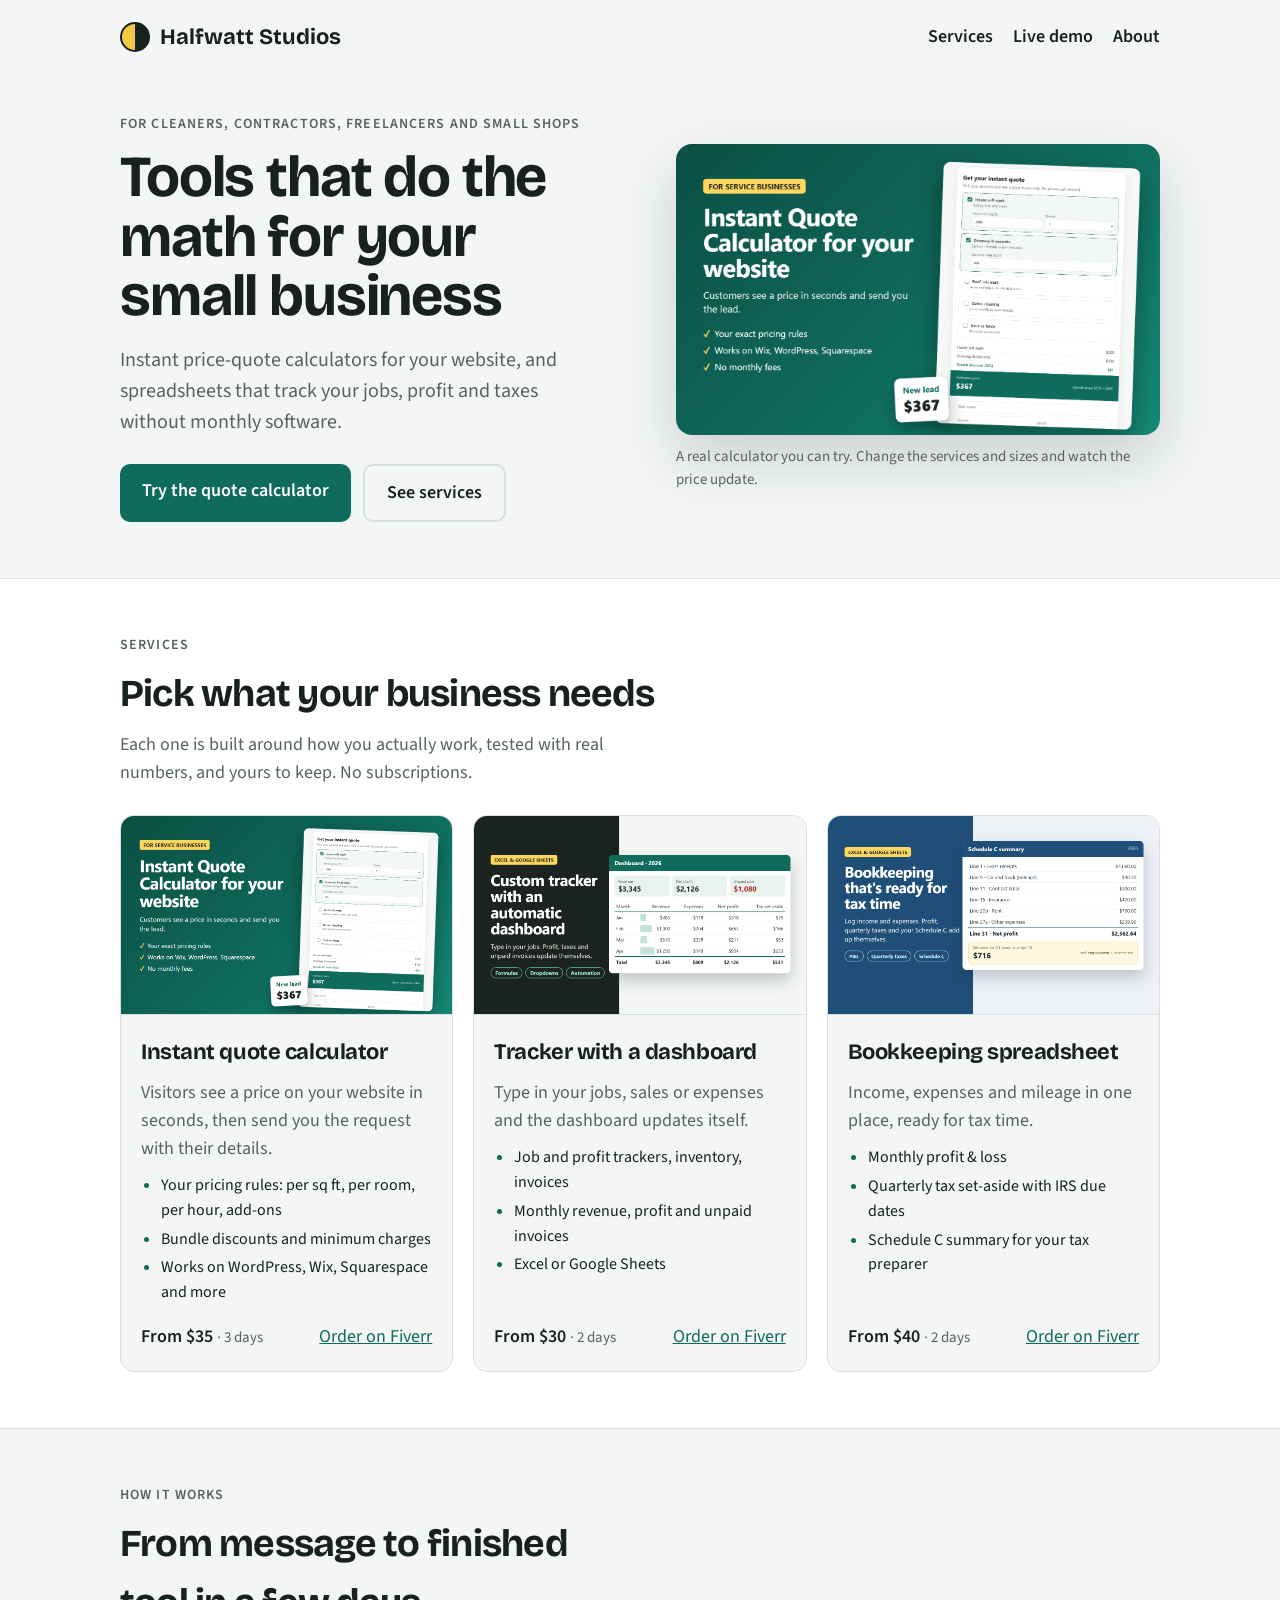
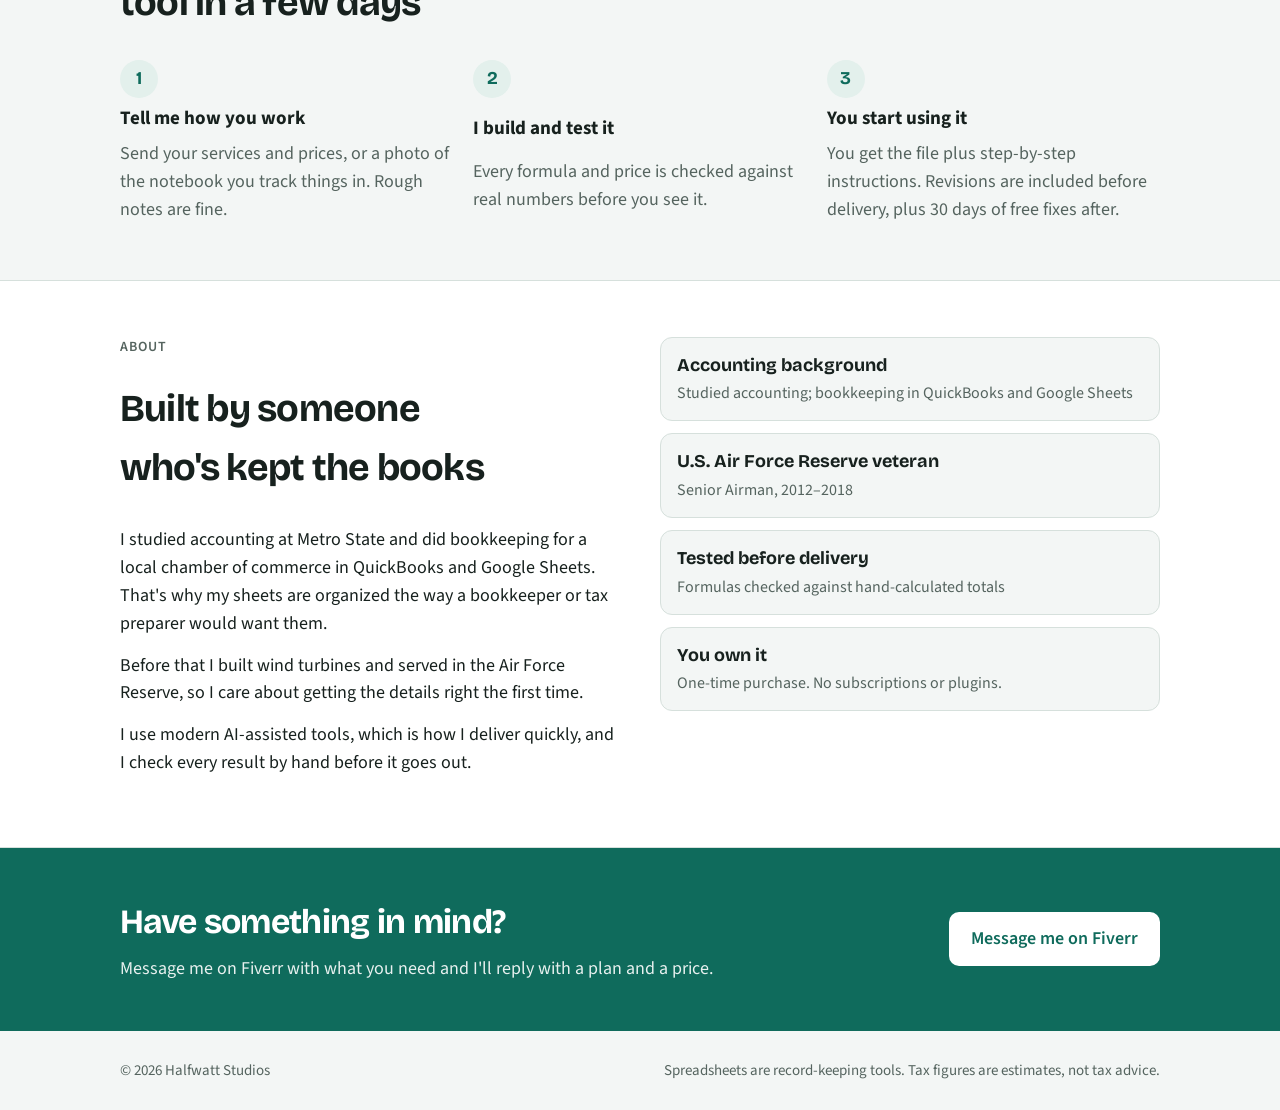
<file: index.html>
<!doctype html>
<html lang="en">
<head>
<meta charset="utf-8">
<meta name="viewport" content="width=device-width, initial-scale=1, viewport-fit=cover">
<title>Halfwatt Studios | Quote calculators and spreadsheets for small businesses</title>
<meta name="description" content="Instant quote calculators for service-business websites, plus Excel and Google Sheets trackers and bookkeeping that do the math for you.">
<meta property="og:title" content="Halfwatt Studios">
<meta property="og:description" content="Instant quote calculators and spreadsheets that do the math for small businesses.">
<meta property="og:image" content="img/quote-calculator.png">
<link rel="icon" href="data:image/svg+xml,%3Csvg xmlns='http://www.w3.org/2000/svg' viewBox='0 0 32 32'%3E%3Ccircle cx='16' cy='16' r='14' fill='%2317211e'/%3E%3Cpath d='M16 2a14 14 0 0 0 0 28z' fill='%23f6c945'/%3E%3C/svg%3E">
<link rel="preconnect" href="https://fonts.googleapis.com">
<link rel="preconnect" href="https://fonts.gstatic.com" crossorigin>
<link rel="stylesheet" href="https://fonts.googleapis.com/css2?family=Bricolage+Grotesque:opsz,wght@12..96,600;12..96,700&family=Source+Sans+3:wght@400;600&display=swap">
<link rel="stylesheet" href="style.css">
</head>
<body>

<header class="site-header gutter">
  <div class="container">
    <a class="logo" href="./"><span class="logo-mark" aria-hidden="true"></span>Halfwatt Studios</a>
    <nav class="nav" aria-label="Main">
      <a href="#services">Services</a>
      <a href="demo.html">Live demo</a>
      <a href="#about">About</a>
    </nav>
  </div>
</header>

<main>
  <section class="hero gutter">
    <div class="container">
      <div>
        <p class="eyebrow">For cleaners, contractors, freelancers and small shops</p>
        <h1>Tools that do the math for your small business</h1>
        <p class="lede">Instant price-quote calculators for your website, and spreadsheets that track your jobs, profit and taxes without monthly software.</p>
        <div class="actions">
          <a class="btn" href="demo.html">Try the quote calculator</a>
          <a class="btn secondary" href="#services">See services</a>
        </div>
      </div>
      <figure>
        <img src="img/quote-calculator.png" width="1280" height="769" alt="An instant quote calculator showing a $367 estimate for a house wash and driveway cleaning">
        <figcaption>A real calculator you can try. Change the services and sizes and watch the price update.</figcaption>
      </figure>
    </div>
  </section>

  <section class="block alt gutter" id="services">
    <div class="container">
      <div class="section-head">
        <p class="eyebrow">Services</p>
        <h2>Pick what your business needs</h2>
        <p>Each one is built around how you actually work, tested with real numbers, and yours to keep. No subscriptions.</p>
      </div>
      <div class="services">
        <article class="service">
          <img src="img/quote-calculator.png" width="1280" height="769" alt="" loading="lazy">
          <div class="body">
            <h3>Instant quote calculator</h3>
            <p>Visitors see a price on your website in seconds, then send you the request with their details.</p>
            <ul>
              <li>Your pricing rules: per sq ft, per room, per hour, add-ons</li>
              <li>Bundle discounts and minimum charges</li>
              <li>Works on WordPress, Wix, Squarespace and more</li>
            </ul>
            <div class="foot">
              <span class="price">From $35 <span>· 3 days</span></span>
              <a href="https://www.fiverr.com/halfwattstudios/build-an-instant-price-quote-calculator-for-your-service-business-website" target="_blank" rel="noopener">Order on Fiverr</a>
            </div>
          </div>
        </article>
        <article class="service">
          <img src="img/tracker.png" width="1280" height="769" alt="" loading="lazy">
          <div class="body">
            <h3>Tracker with a dashboard</h3>
            <p>Type in your jobs, sales or expenses and the dashboard updates itself.</p>
            <ul>
              <li>Job and profit trackers, inventory, invoices</li>
              <li>Monthly revenue, profit and unpaid invoices</li>
              <li>Excel or Google Sheets</li>
            </ul>
            <div class="foot">
              <span class="price">From $30 <span>· 2 days</span></span>
              <a href="https://www.fiverr.com/halfwattstudios/build-a-custom-excel-or-google-sheets-tracker-with-an-automatic-dashboard" target="_blank" rel="noopener">Order on Fiverr</a>
            </div>
          </div>
        </article>
        <article class="service">
          <img src="img/bookkeeping.png" width="1280" height="769" alt="" loading="lazy">
          <div class="body">
            <h3>Bookkeeping spreadsheet</h3>
            <p>Income, expenses and mileage in one place, ready for tax time.</p>
            <ul>
              <li>Monthly profit &amp; loss</li>
              <li>Quarterly tax set-aside with IRS due dates</li>
              <li>Schedule C summary for your tax preparer</li>
            </ul>
            <div class="foot">
              <span class="price">From $40 <span>· 2 days</span></span>
              <a href="https://www.fiverr.com/halfwattstudios/set-up-a-bookkeeping-spreadsheet-with-tax-estimates-for-your-small-business" target="_blank" rel="noopener">Order on Fiverr</a>
            </div>
          </div>
        </article>
      </div>
    </div>
  </section>

  <section class="block gutter">
    <div class="container">
      <div class="section-head">
        <p class="eyebrow">How it works</p>
        <h2>From message to finished tool in a few days</h2>
      </div>
      <ol class="steps">
        <li><strong>Tell me how you work</strong><span>Send your services and prices, or a photo of the notebook you track things in. Rough notes are fine.</span></li>
        <li><strong>I build and test it</strong><span>Every formula and price is checked against real numbers before you see it.</span></li>
        <li><strong>You start using it</strong><span>You get the file plus step-by-step instructions. Revisions are included before delivery, plus 30 days of free fixes after.</span></li>
      </ol>
    </div>
  </section>

  <section class="block alt gutter" id="about">
    <div class="container about">
      <div>
        <div class="section-head">
          <p class="eyebrow">About</p>
          <h2>Built by someone who's kept the books</h2>
        </div>
        <p>I studied accounting at Metro State and did bookkeeping for a local chamber of commerce in QuickBooks and Google Sheets. That's why my sheets are organized the way a bookkeeper or tax preparer would want them.</p>
        <p>Before that I built wind turbines and served in the Air Force Reserve, so I care about getting the details right the first time.</p>
        <p>I use modern AI-assisted tools, which is how I deliver quickly, and I check every result by hand before it goes out.</p>
      </div>
      <ul class="facts">
        <li><b>Accounting background</b><span>Studied accounting; bookkeeping in QuickBooks and Google Sheets</span></li>
        <li><b>U.S. Air Force Reserve veteran</b><span>Senior Airman, 2012–2018</span></li>
        <li><b>Tested before delivery</b><span>Formulas checked against hand-calculated totals</span></li>
        <li><b>You own it</b><span>One-time purchase. No subscriptions or plugins.</span></li>
      </ul>
    </div>
  </section>

  <section class="cta-band gutter">
    <div class="container">
      <div>
        <h2>Have something in mind?</h2>
        <p>Message me on Fiverr with what you need and I'll reply with a plan and a price.</p>
      </div>
      <a class="btn" href="https://www.fiverr.com/halfwattstudios" target="_blank" rel="noopener">Message me on Fiverr</a>
    </div>
  </section>
</main>

<footer class="site-footer gutter">
  <div class="container">
    <span>© 2026 Halfwatt Studios</span>
    <span>Spreadsheets are record-keeping tools. Tax figures are estimates, not tax advice.</span>
  </div>
</footer>

</body>
</html>
</file>
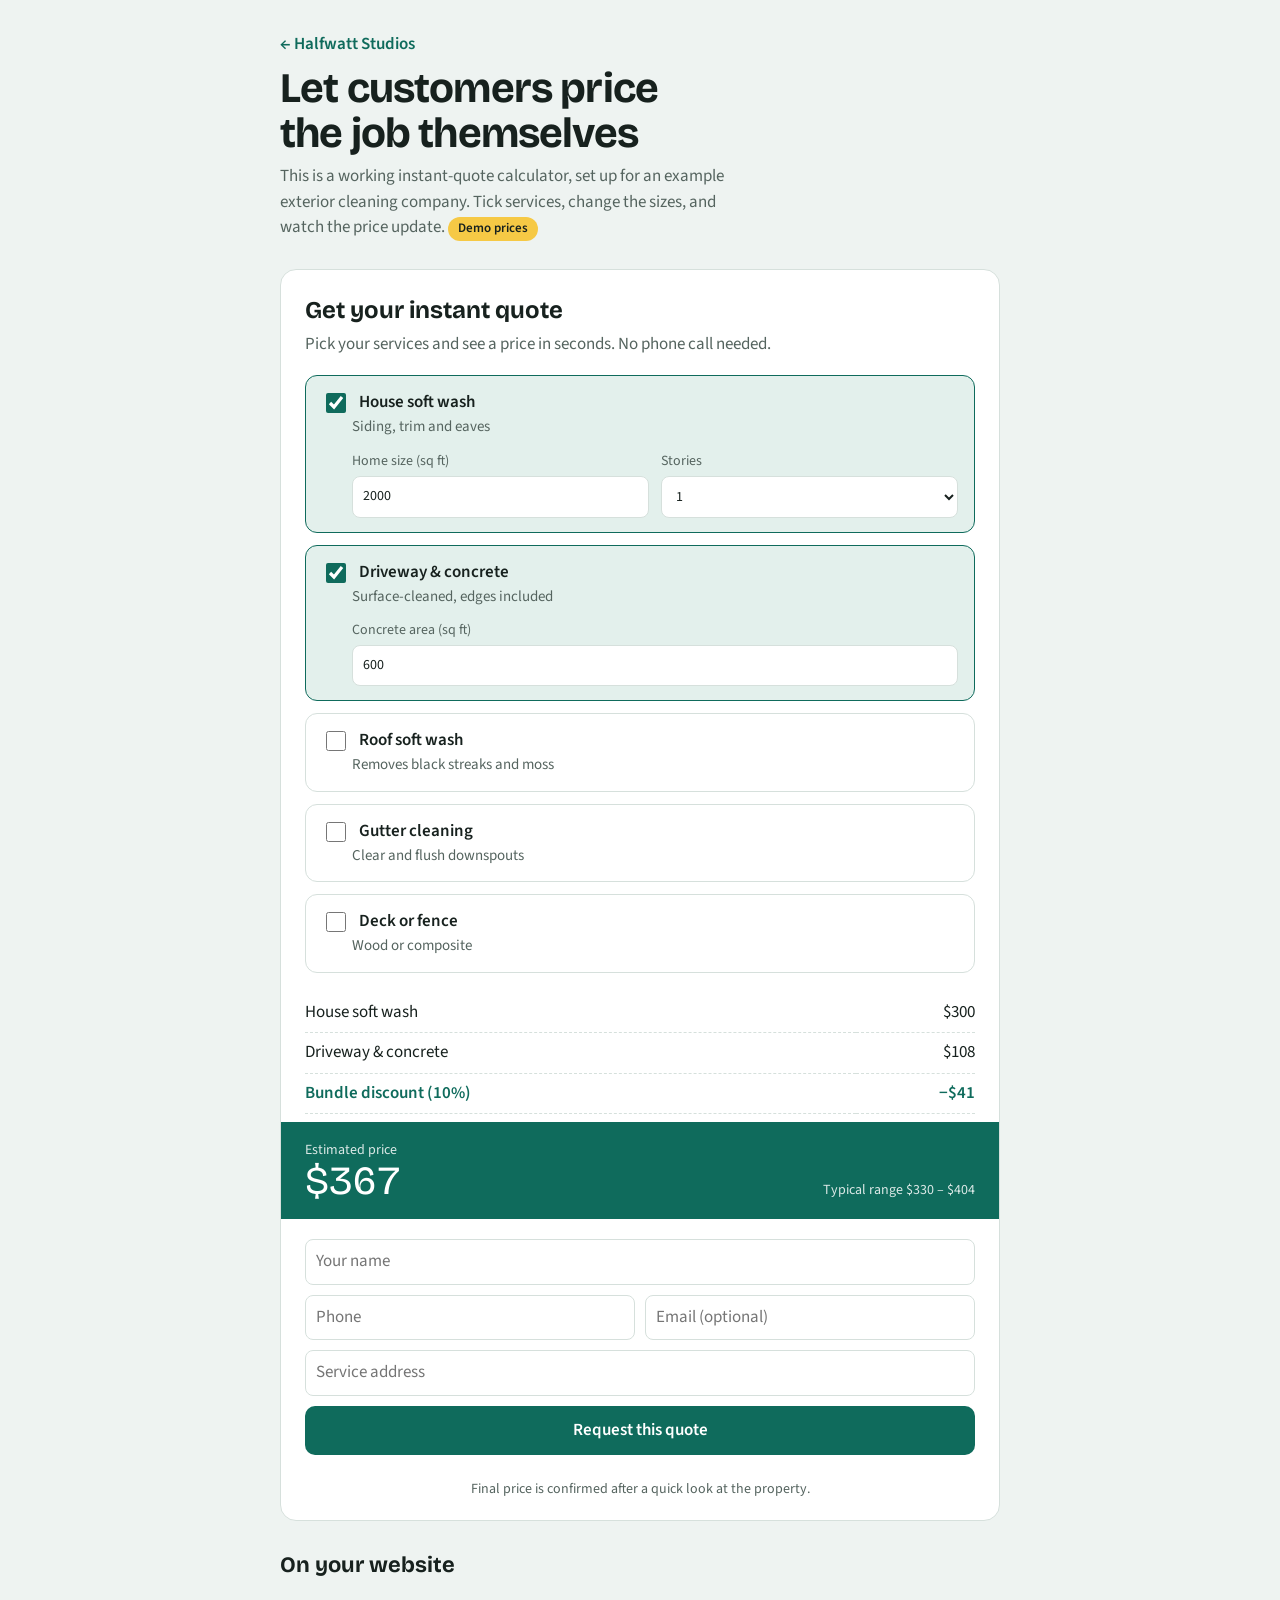
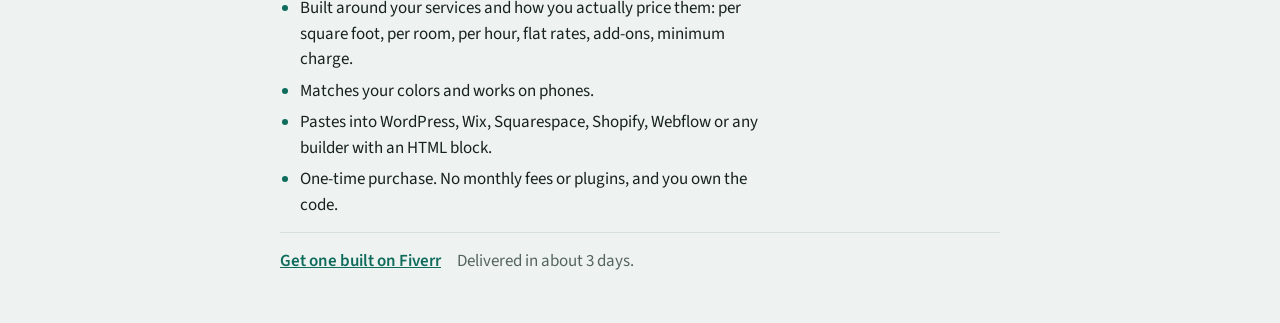
<file: demo.html>
<!doctype html>
<html lang="en">
<head>
<meta charset="utf-8">
<meta name="viewport" content="width=device-width, initial-scale=1, viewport-fit=cover">
<title>Instant Quote Calculator Demo | Halfwatt Studios</title>
<meta name="description" content="Try a working instant-quote calculator for a service business website.">
<link rel="icon" href="data:image/svg+xml,%3Csvg xmlns='http://www.w3.org/2000/svg' viewBox='0 0 32 32'%3E%3Ccircle cx='16' cy='16' r='14' fill='%2317211e'/%3E%3Cpath d='M16 2a14 14 0 0 0 0 28z' fill='%23f6c945'/%3E%3C/svg%3E">
<link rel="preconnect" href="https://fonts.googleapis.com">
<link rel="preconnect" href="https://fonts.gstatic.com" crossorigin>
<link rel="stylesheet" href="https://fonts.googleapis.com/css2?family=Bricolage+Grotesque:opsz,wght@12..96,600;12..96,700&family=Source+Sans+3:wght@400;600&display=swap">
<style>
  /* Layout: a single working tool, front and center, with a short "how it works on your site" strip beneath. */
  :root {
    --bg: #eef3f1;
    --surface: #ffffff;
    --ink: #17211e;
    --muted: #55645f;
    --line: #d6e0dc;
    --brand: #0f6b5c;
    --brand-ink: #ffffff;
    --brand-soft: #e3f0ec;
    --highlight: #f6c945;
    --font-display: "Bricolage Grotesque", "Segoe UI", system-ui, sans-serif;
    --font-body: "Source Sans 3", "Segoe UI", system-ui, sans-serif;
  }
  @media (prefers-color-scheme: dark) {
    :root:not([data-theme="light"]) {
      --bg: #0f1614; --surface: #17211e; --ink: #e6eeeb; --muted: #9fb1ab; --line: #2a3733;
      --brand: #3fae98; --brand-ink: #0b1210; --brand-soft: #1c2c28; --highlight: #f6c945;
      color-scheme: dark;
    }
  }
  :root[data-theme="dark"] {
    --bg: #0f1614; --surface: #17211e; --ink: #e6eeeb; --muted: #9fb1ab; --line: #2a3733;
    --brand: #3fae98; --brand-ink: #0b1210; --brand-soft: #1c2c28; --highlight: #f6c945;
    color-scheme: dark;
  }

  * { box-sizing: border-box; }
  [hidden] { display: none !important; }
  body {
    background: var(--bg); color: var(--ink);
    font: 17px/1.5 var(--font-body);
    padding-left: max(16px, env(safe-area-inset-left, 0px));
    padding-right: max(16px, env(safe-area-inset-right, 0px));
    padding-block: 32px 48px;
  }
  .wrap { max-width: 720px; margin: 0 auto; display: grid; gap: 28px; }
  .wrap > *, .services, .svc, .fields > label { min-width: 0; }

  header { display: grid; gap: 8px; }
  .eyebrow { font-size: 13px; letter-spacing: .08em; text-transform: uppercase; color: var(--muted); font-weight: 600; }
  h1 { font-family: var(--font-display); font-size: clamp(30px, 5vw, 42px); line-height: 1.08; margin: 0; letter-spacing: -.02em; text-wrap: balance; }
  .lede { margin: 0; color: var(--muted); max-width: 60ch; }
  .demo-tag { display: inline-block; background: var(--highlight); color: #17211e; font-weight: 600; font-size: 13px; padding: 2px 10px; border-radius: 999px; }

  .card { background: var(--surface); border: 1px solid var(--line); border-radius: 16px; overflow: hidden; }
  .card-head { padding: 22px 24px 6px; display: grid; gap: 4px; }
  .card-head h2 { font-family: var(--font-display); font-size: 24px; margin: 0; }
  .card-head p { margin: 0; color: var(--muted); }

  .services { padding: 12px 24px 20px; display: grid; gap: 12px; }
  .svc { border: 1px solid var(--line); border-radius: 12px; padding: 14px 16px; transition: border-color .15s, background .15s; }
  .svc.on { border-color: var(--brand); background: var(--brand-soft); }
  .svc label.top { display: flex; align-items: center; gap: 10px; font-weight: 600; cursor: pointer; }
  .svc input[type=checkbox] { width: 20px; height: 20px; accent-color: var(--brand); }
  .svc .hint { color: var(--muted); font-size: 15px; margin-left: 30px; }
  .fields { display: none; margin: 12px 0 0 30px; gap: 12px; grid-template-columns: repeat(auto-fit, minmax(160px, 1fr)); }
  .svc.on .fields { display: grid; }
  .fields label { font-size: 14px; color: var(--muted); display: grid; gap: 4px; }
  .fields input, .fields select, .book input {
    font: inherit; color: var(--ink); background: var(--surface);
    padding: 9px 10px; border: 1px solid var(--line); border-radius: 8px; width: 100%; min-width: 0;
  }
  input:focus-visible, select:focus-visible, button:focus-visible { outline: 3px solid color-mix(in srgb, var(--brand) 45%, transparent); outline-offset: 1px; }

  .lines { padding: 0 24px; }
  .lines table { width: 100%; border-collapse: collapse; font-variant-numeric: tabular-nums; }
  .lines td { padding: 7px 0; border-bottom: 1px dashed var(--line); }
  .lines td:last-child { text-align: right; }
  .lines .disc td { color: var(--brand); font-weight: 600; }

  .total { margin-top: 8px; padding: 18px 24px; background: var(--brand); color: var(--brand-ink);
           display: flex; flex-wrap: wrap; align-items: end; justify-content: space-between; gap: 8px 16px; }
  .total .sub { font-size: 14px; opacity: .85; }
  .total .amt { font-family: var(--font-display); font-size: 40px; line-height: 1; font-variant-numeric: tabular-nums; }

  .book { padding: 20px 24px 24px; display: grid; gap: 10px; grid-template-columns: 1fr 1fr; }
  .book .full { grid-column: 1 / -1; }
  .btn { font: inherit; font-weight: 600; border: 0; border-radius: 10px; padding: 12px 18px; cursor: pointer;
         background: var(--brand); color: var(--brand-ink); }
  .btn:disabled { opacity: .5; cursor: not-allowed; }
  .note { color: var(--muted); font-size: 14px; text-align: center; padding: 0 24px 20px; margin: 0; }

  .sent { margin: 0 24px 24px; border: 1px solid var(--brand); background: var(--brand-soft); border-radius: 12px; padding: 16px; display: grid; gap: 8px; }
  .sent strong { font-family: var(--font-display); font-size: 18px; }
  .sent pre { margin: 0; white-space: pre-wrap; font: 14px/1.5 ui-monospace, Consolas, monospace; color: var(--ink); overflow-x: auto; }

  .how { display: grid; gap: 14px; }
  .how h2 { font-family: var(--font-display); font-size: 22px; margin: 0; }
  .how ul { margin: 0; padding-left: 20px; display: grid; gap: 6px; max-width: 62ch; }
  .how li::marker { color: var(--brand); }
  .cta { display: flex; flex-wrap: wrap; gap: 10px 16px; align-items: center; border-top: 1px solid var(--line); padding-top: 16px; }
  .cta a { color: var(--brand); font-weight: 600; }
  .cta span { color: var(--muted); }

  @media (max-width: 520px) {
    .book { grid-template-columns: 1fr; }
    .fields { margin-left: 0; }
    .total .amt { font-size: 34px; }
  }
  @media (prefers-reduced-motion: reduce) { .svc { transition: none; } }
  body { margin: 0; }
  .back { font-weight: 600; color: var(--brand); text-decoration: none; }
</style>
</head>
<body>

<div class="wrap">
  <header>
    <a class="back" href="./">← Halfwatt Studios</a>
    <h1>Let customers price the job themselves</h1>
    <p class="lede">This is a working instant-quote calculator, set up for an example exterior cleaning company. Tick services, change the sizes, and watch the price update. <span class="demo-tag">Demo prices</span></p>
  </header>

  <section class="card" aria-label="Quote calculator">
    <div class="card-head">
      <h2>Get your instant quote</h2>
      <p>Pick your services and see a price in seconds. No phone call needed.</p>
    </div>
    <div class="services" id="qc-services"></div>
    <div class="lines"><table id="qc-lines"></table></div>
    <div class="total">
      <div><div class="sub">Estimated price</div><div class="amt" id="qc-total">$0</div></div>
      <div class="sub" id="qc-range"></div>
    </div>
    <form class="book" id="qc-form">
      <input class="full" id="f-name" name="name" placeholder="Your name" autocomplete="off" required>
      <input id="f-phone" name="phone" placeholder="Phone" autocomplete="off" required>
      <input id="f-email" name="email" type="email" placeholder="Email (optional)" autocomplete="off">
      <input class="full" id="f-address" name="address" placeholder="Service address" autocomplete="off">
      <button class="btn full" type="submit" id="qc-submit">Request this quote</button>
    </form>
    <div class="sent" id="qc-sent" hidden>
      <strong>Here's what the business would receive</strong>
      <span>On a real site this lands in the owner's inbox. Nothing was sent from this demo.</span>
      <pre id="qc-preview"></pre>
    </div>
    <p class="note">Final price is confirmed after a quick look at the property.</p>
  </section>

  <section class="how">
    <h2>On your website</h2>
    <ul>
      <li>Built around your services and how you actually price them: per square foot, per room, per hour, flat rates, add-ons, minimum charge.</li>
      <li>Matches your colors and works on phones.</li>
      <li>Pastes into WordPress, Wix, Squarespace, Shopify, Webflow or any builder with an HTML block.</li>
      <li>One-time purchase. No monthly fees or plugins, and you own the code.</li>
    </ul>
    <div class="cta">
      <a href="https://www.fiverr.com/halfwattstudios" target="_blank" rel="noopener">Get one built on Fiverr</a>
      <span>Delivered in about 3 days.</span>
    </div>
  </section>
</div>

<script>
const CONFIG = {
  currency: "USD",
  minimumCharge: 149,
  rangeSpread: 0.10,
  bundleDiscount: { services: 2, percent: 10 },
  services: [
    { id: "house", name: "House soft wash", hint: "Siding, trim and eaves", on: true,
      fields: [
        { id: "sqft", label: "Home size (sq ft)", type: "number", value: 2000 },
        { id: "stories", label: "Stories", type: "select", options: [["1", 1], ["2", 1.2], ["3", 1.45]] }
      ],
      price: v => v.sqft * 0.15 * v.stories },
    { id: "drive", name: "Driveway & concrete", hint: "Surface-cleaned, edges included", on: true,
      fields: [{ id: "sqft", label: "Concrete area (sq ft)", type: "number", value: 600 }],
      price: v => v.sqft * 0.18 },
    { id: "roof", name: "Roof soft wash", hint: "Removes black streaks and moss",
      fields: [
        { id: "sqft", label: "Roof area (sq ft)", type: "number", value: 2200 },
        { id: "pitch", label: "Roof pitch", type: "select", options: [["Walkable", 1], ["Steep", 1.35]] }
      ],
      price: v => v.sqft * 0.22 * v.pitch },
    { id: "gutter", name: "Gutter cleaning", hint: "Clear and flush downspouts",
      fields: [{ id: "ft", label: "Gutter length (ft)", type: "number", value: 150 }],
      price: v => v.ft * 1.1 },
    { id: "deck", name: "Deck or fence", hint: "Wood or composite",
      fields: [{ id: "sqft", label: "Area (sq ft)", type: "number", value: 300 }],
      price: v => v.sqft * 0.35 }
  ]
};

const $ = id => document.getElementById(id);
const money = n => n.toLocaleString("en-US", { style: "currency", currency: CONFIG.currency, maximumFractionDigits: 0 });
const state = {};

for (const s of CONFIG.services) {
  state[s.id] = { on: !!s.on, values: {} };
  const box = document.createElement("div");
  box.className = "svc" + (s.on ? " on" : "");
  box.innerHTML = `<label class="top"><input type="checkbox" id="svc-${s.id}"${s.on ? " checked" : ""}> ${s.name}</label>
    <div class="hint">${s.hint}</div><div class="fields"></div>`;
  const fields = box.querySelector(".fields");
  for (const f of s.fields) {
    const wrap = document.createElement("label");
    wrap.textContent = f.label;
    let input;
    if (f.type === "select") {
      input = document.createElement("select");
      f.options.forEach(([text, val]) => input.add(new Option(text, val)));
    } else {
      input = document.createElement("input");
      input.type = "number"; input.min = 0; input.value = f.value; input.inputMode = "numeric";
    }
    input.id = `f-${s.id}-${f.id}`;
    input.addEventListener("input", () => { state[s.id].values[f.id] = +input.value || 0; render(); });
    state[s.id].values[f.id] = +input.value || 0;
    wrap.appendChild(input);
    fields.appendChild(wrap);
  }
  box.querySelector("input[type=checkbox]").addEventListener("change", e => {
    state[s.id].on = e.target.checked; box.classList.toggle("on", e.target.checked); render();
  });
  $("qc-services").appendChild(box);
}

function quote() {
  const lines = CONFIG.services.filter(s => state[s.id].on)
    .map(s => ({ name: s.name, amount: Math.round(s.price(state[s.id].values)) }));
  const subtotal = lines.reduce((a, l) => a + l.amount, 0);
  const discount = lines.length >= CONFIG.bundleDiscount.services ? Math.round(subtotal * CONFIG.bundleDiscount.percent / 100) : 0;
  let total = subtotal - discount;
  const minApplied = lines.length > 0 && total < CONFIG.minimumCharge;
  if (minApplied) total = CONFIG.minimumCharge;
  return { lines, discount, total, minApplied };
}

function render() {
  const q = quote();
  const rows = q.lines.map(l => `<tr><td>${l.name}</td><td>${money(l.amount)}</td></tr>`);
  if (q.discount) rows.push(`<tr class="disc"><td>Bundle discount (${CONFIG.bundleDiscount.percent}%)</td><td>−${money(q.discount)}</td></tr>`);
  if (q.minApplied) rows.push(`<tr><td>Minimum job charge applies</td><td>${money(CONFIG.minimumCharge)}</td></tr>`);
  $("qc-lines").innerHTML = rows.join("");
  $("qc-total").textContent = money(q.total);
  $("qc-range").textContent = q.total
    ? `Typical range ${money(q.total * (1 - CONFIG.rangeSpread))} – ${money(q.total * (1 + CONFIG.rangeSpread))}`
    : "Select a service to start";
  $("qc-submit").disabled = !q.total;
}

$("qc-form").addEventListener("submit", e => {
  e.preventDefault();
  const q = quote(), d = new FormData(e.target);
  $("qc-preview").textContent = [
    `New quote request: ${money(q.total)}`, "",
    `Name: ${d.get("name")}`, `Phone: ${d.get("phone")}`,
    d.get("email") ? `Email: ${d.get("email")}` : null,
    d.get("address") ? `Address: ${d.get("address")}` : null, "",
    ...q.lines.map(l => `${l.name}: ${money(l.amount)}`),
    q.discount ? `Bundle discount: −${money(q.discount)}` : null,
    `Estimated total: ${money(q.total)}`
  ].filter(x => x !== null).join("\n");
  $("qc-sent").hidden = false;
  $("qc-sent").scrollIntoView({ block: "nearest", behavior: matchMedia("(prefers-reduced-motion: reduce)").matches ? "auto" : "smooth" });
});

render();
</script>
</body>
</html>
</file>
<file: style.css>
/* Halfwatt Studios: shared styles for the home page and the demo page. */
:root {
  --bg: #f3f6f5;
  --surface: #ffffff;
  --ink: #17211e;
  --muted: #55645f;
  --line: #d6e0dc;
  --brand: #0f6b5c;
  --brand-ink: #ffffff;
  --brand-soft: #e3f0ec;
  --highlight: #f6c945;
  --font-display: "Bricolage Grotesque", "Segoe UI", system-ui, sans-serif;
  --font-body: "Source Sans 3", "Segoe UI", system-ui, sans-serif;
  color-scheme: light;
}
@media (prefers-color-scheme: dark) {
  :root {
    --bg: #0f1614; --surface: #17211e; --ink: #e6eeeb; --muted: #9fb1ab; --line: #2a3733;
    --brand: #3fae98; --brand-ink: #0b1210; --brand-soft: #1c2c28;
    color-scheme: dark;
  }
}

* { box-sizing: border-box; }
[hidden] { display: none !important; }
html { -webkit-text-size-adjust: 100%; }
body {
  margin: 0; background: var(--bg); color: var(--ink);
  font: 18px/1.55 var(--font-body);
}
img { max-width: 100%; height: auto; display: block; }
a { color: var(--brand); }
a:focus-visible, button:focus-visible, input:focus-visible, select:focus-visible {
  outline: 3px solid color-mix(in srgb, var(--brand) 45%, transparent); outline-offset: 2px;
}

.gutter {
  padding-left: max(20px, env(safe-area-inset-left, 0px));
  padding-right: max(20px, env(safe-area-inset-right, 0px));
}
.container { max-width: 1040px; margin: 0 auto; }

/* Header */
.site-header { padding-block: 20px; }
.site-header .container { display: flex; align-items: center; justify-content: space-between; gap: 16px; flex-wrap: wrap; }
.logo { font-family: var(--font-display); font-weight: 700; font-size: 22px; color: var(--ink); text-decoration: none; display: flex; align-items: center; gap: 10px; }
.logo-mark { width: 30px; height: 30px; border-radius: 50%; background: linear-gradient(90deg, var(--highlight) 50%, var(--ink) 50%); border: 2px solid var(--ink); }
.nav { display: flex; gap: 20px; flex-wrap: wrap; font-weight: 600; }
.nav a { color: var(--ink); text-decoration: none; }
.nav a:hover { color: var(--brand); }

/* Buttons */
.btn {
  display: inline-block; font: inherit; font-weight: 600; text-decoration: none; cursor: pointer;
  border: 0; border-radius: 10px; padding: 13px 22px; background: var(--brand); color: var(--brand-ink);
}
.btn.secondary { background: transparent; color: var(--ink); border: 2px solid var(--line); }
.btn:hover { filter: brightness(1.06); }

/* Hero */
.hero { padding-block: 40px 56px; }
.hero .container { display: grid; grid-template-columns: 1.05fr 1fr; gap: 48px; align-items: center; }
.eyebrow { font-size: 14px; letter-spacing: .08em; text-transform: uppercase; color: var(--muted); font-weight: 600; margin: 0; }
h1, h2, h3 { font-family: var(--font-display); letter-spacing: -.02em; text-wrap: balance; margin: 0; }
h1 { font-size: clamp(36px, 5.4vw, 58px); line-height: 1.03; margin-top: 12px; }
.hero p.lede { font-size: 20px; color: var(--muted); max-width: 46ch; margin: 18px 0 26px; }
.hero .actions { display: flex; gap: 12px; flex-wrap: wrap; }
.hero figure { margin: 0; }
.hero figure img { border-radius: 16px; box-shadow: 0 24px 60px rgba(15, 40, 35, .18); }
.hero figcaption { font-size: 15px; color: var(--muted); margin-top: 10px; }

/* Sections */
section.block { padding-block: 56px; }
section.alt { background: var(--surface); border-block: 1px solid var(--line); }
.section-head { display: grid; gap: 8px; margin-bottom: 28px; max-width: 60ch; }
.section-head h2 { font-size: clamp(28px, 3.6vw, 38px); }
.section-head p { margin: 0; color: var(--muted); }

/* Services */
.services { display: grid; grid-template-columns: repeat(3, 1fr); gap: 20px; }
.service { background: var(--surface); border: 1px solid var(--line); border-radius: 14px; overflow: hidden; display: flex; flex-direction: column; min-width: 0; }
section.alt .service { background: var(--bg); }
.service img { aspect-ratio: 1280 / 769; object-fit: cover; width: 100%; border-bottom: 1px solid var(--line); }
.service .body { padding: 20px; display: flex; flex-direction: column; gap: 10px; flex: 1; }
.service h3 { font-size: 22px; }
.service p { margin: 0; color: var(--muted); }
.service ul { margin: 0; padding-left: 20px; display: grid; gap: 4px; font-size: 16px; }
.service li::marker { color: var(--brand); }
.service .foot { margin-top: auto; padding-top: 8px; display: flex; align-items: center; justify-content: space-between; gap: 10px; flex-wrap: wrap; }
.price { font-weight: 600; }
.price span { color: var(--muted); font-weight: 400; font-size: 15px; }

/* Steps */
.steps { display: grid; grid-template-columns: repeat(3, 1fr); gap: 20px; list-style: none; padding: 0; margin: 0; counter-reset: step; }
.steps li { counter-increment: step; display: grid; gap: 6px; }
.steps li::before {
  content: counter(step); font-family: var(--font-display); font-weight: 700; font-size: 18px;
  width: 38px; height: 38px; border-radius: 50%; display: grid; place-items: center;
  background: var(--brand-soft); color: var(--brand);
}
.steps strong { font-size: 19px; }
.steps span { color: var(--muted); }

/* About */
.about { display: grid; grid-template-columns: 1fr 1fr; gap: 40px; align-items: start; }
.about p { margin: 0 0 14px; max-width: 60ch; }
.facts { list-style: none; margin: 0; padding: 0; display: grid; gap: 12px; }
.facts li { background: var(--surface); border: 1px solid var(--line); border-radius: 12px; padding: 14px 16px; display: grid; gap: 2px; }
section.alt .facts li { background: var(--bg); }
.facts b { font-family: var(--font-display); font-size: 18px; }
.facts span { color: var(--muted); font-size: 16px; }

/* CTA + footer */
.cta-band { background: var(--brand); color: var(--brand-ink); padding-block: 48px; }
.cta-band .container { display: flex; align-items: center; justify-content: space-between; gap: 20px; flex-wrap: wrap; }
.cta-band h2 { font-size: clamp(26px, 3.4vw, 34px); }
.cta-band p { margin: 6px 0 0; opacity: .9; }
.cta-band .btn { background: var(--brand-ink); color: var(--brand); }
.site-footer { padding-block: 28px; color: var(--muted); font-size: 15px; }
.site-footer .container { display: flex; justify-content: space-between; gap: 12px; flex-wrap: wrap; }

@media (max-width: 860px) {
  .hero .container, .about { grid-template-columns: 1fr; }
  .services, .steps { grid-template-columns: 1fr; }
  .hero { padding-block: 16px 40px; }
}
@media (prefers-reduced-motion: no-preference) {
  .btn { transition: filter .15s; }
}
</file>
